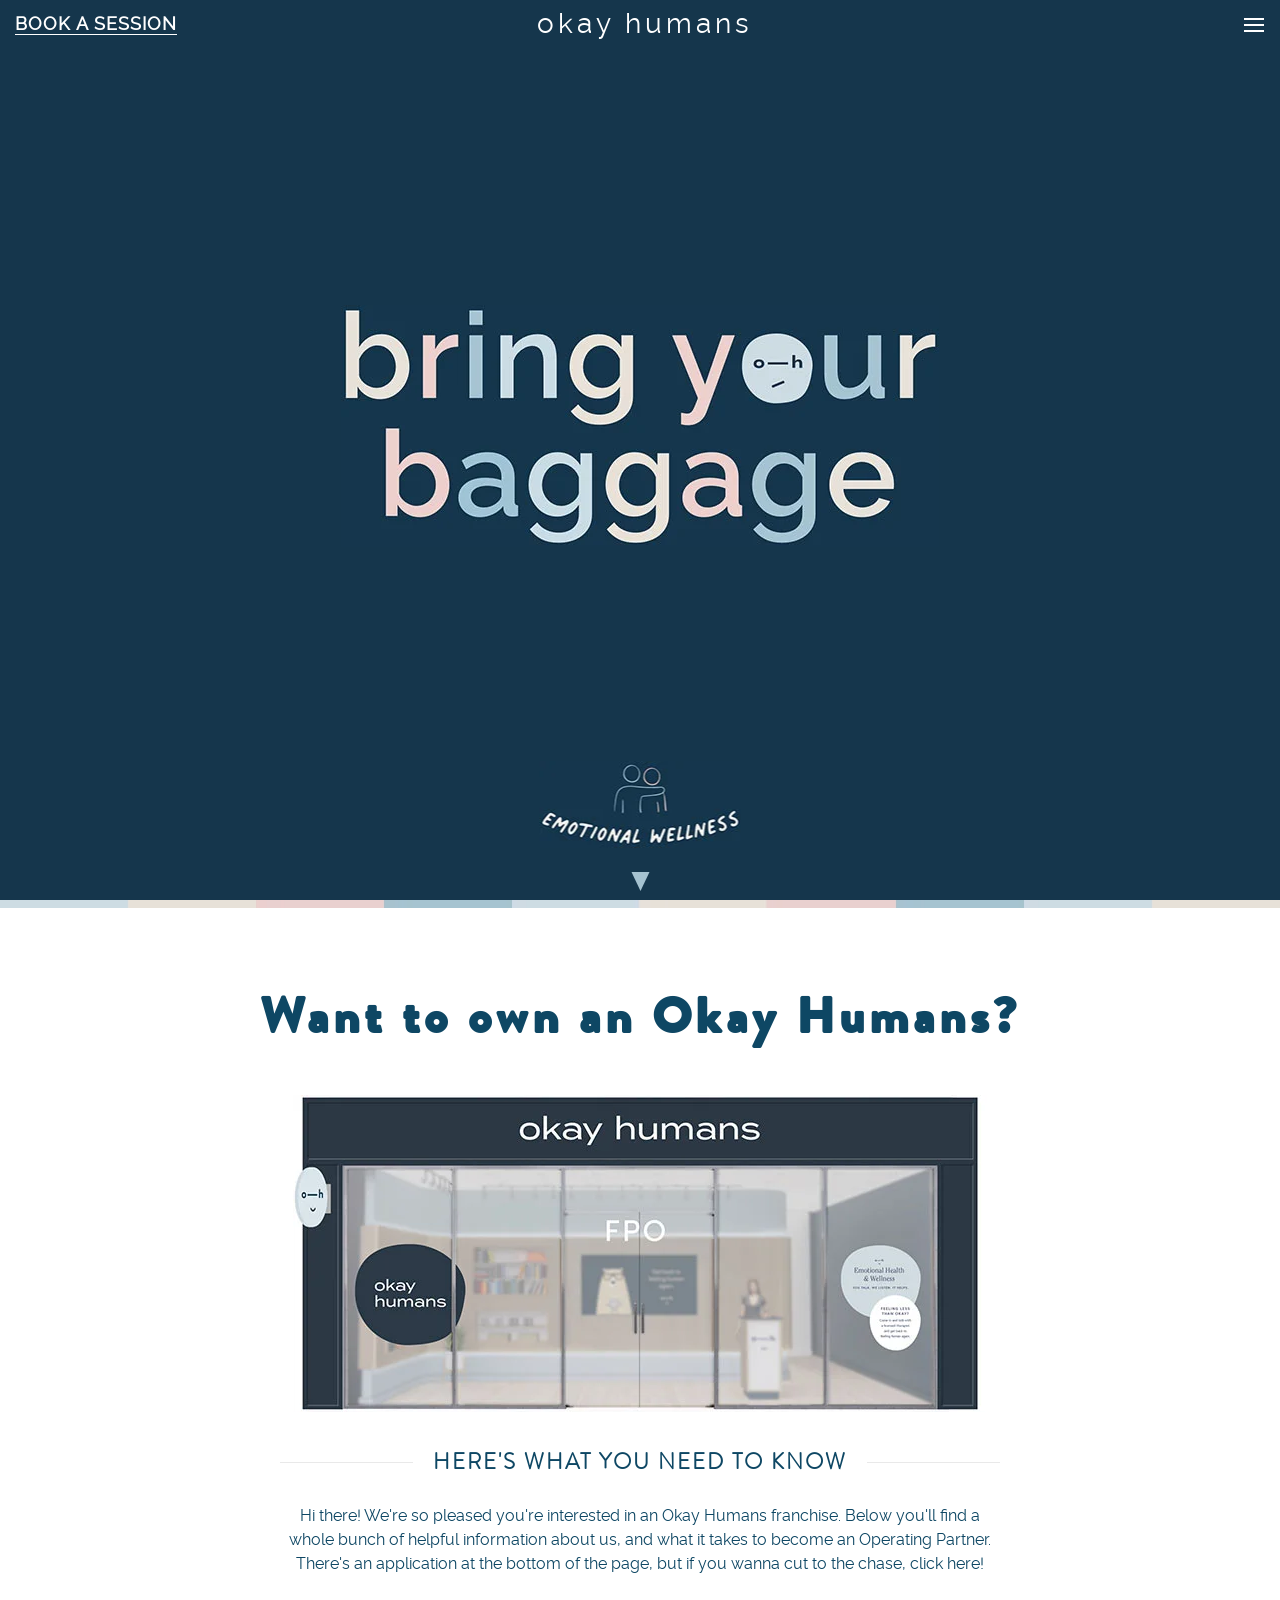
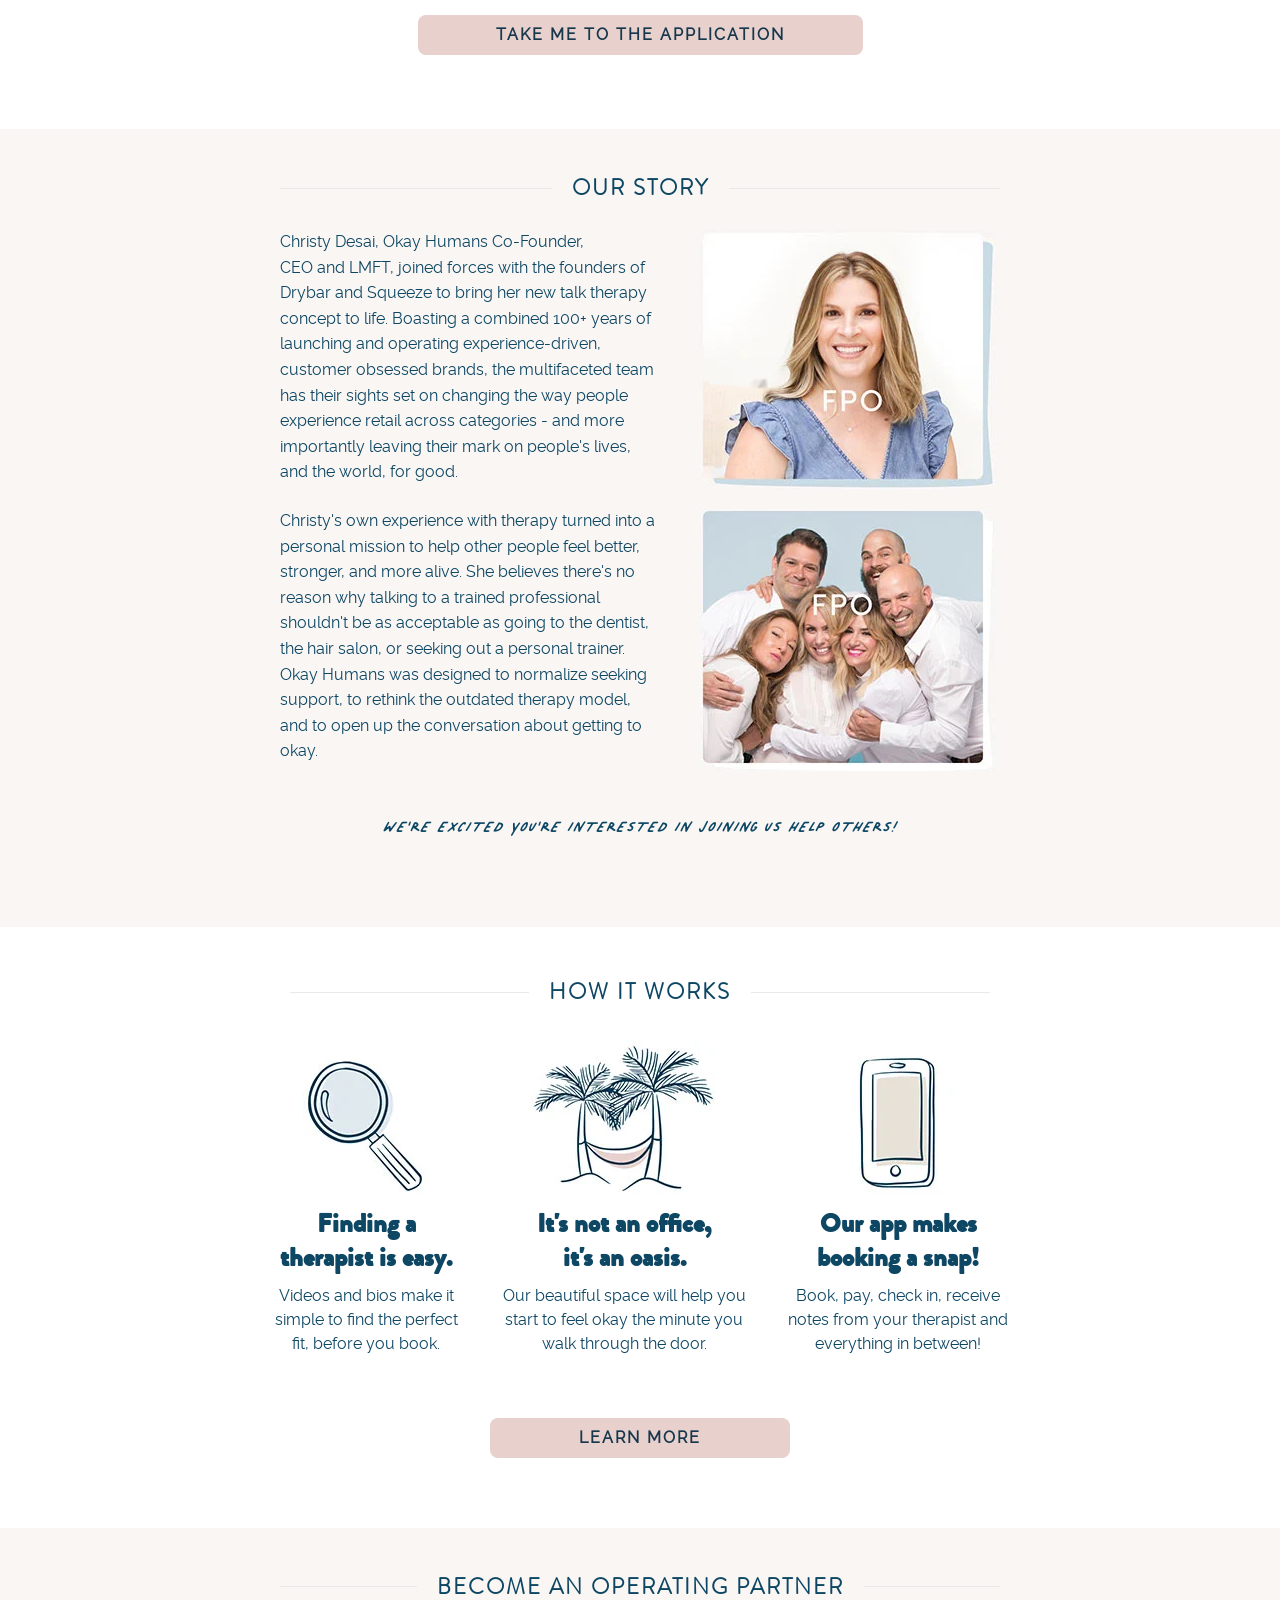
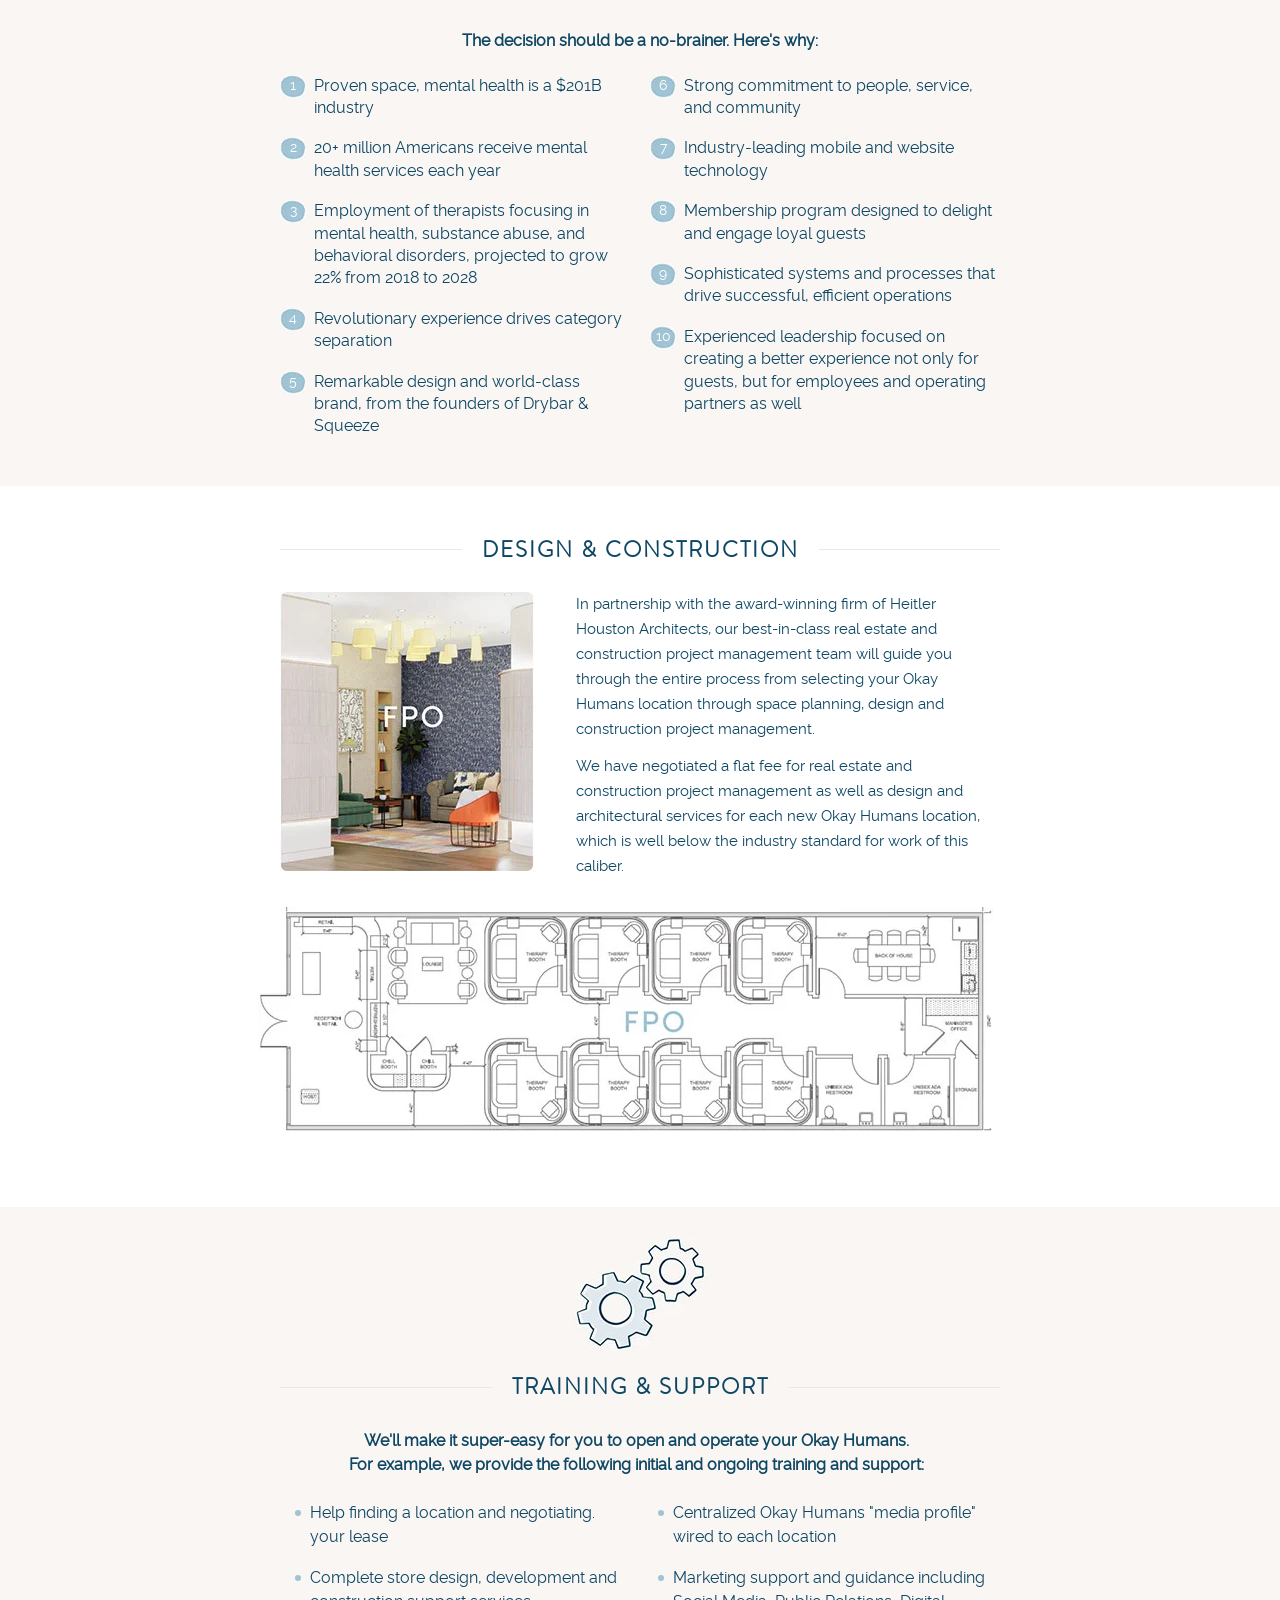
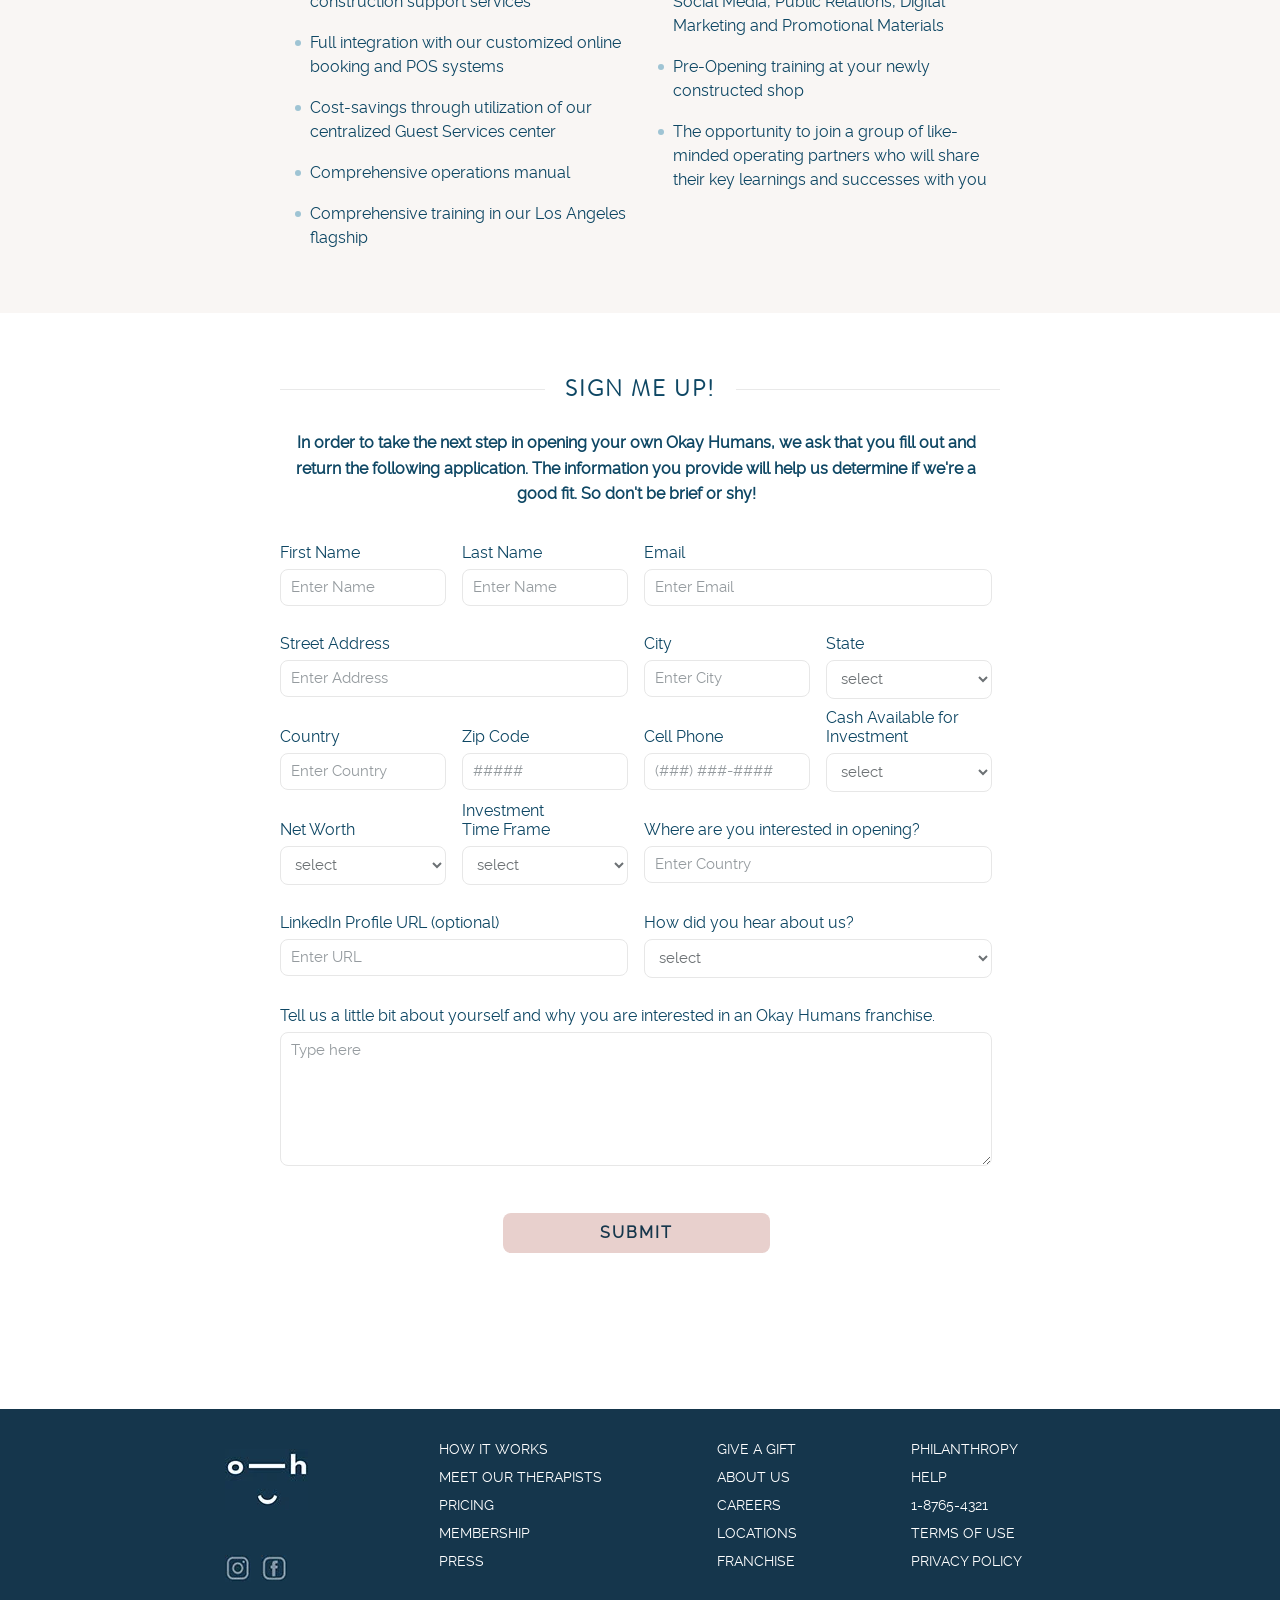
<file: index.html>
<!DOCTYPE html>
<html lang="en">

<head>
    <meta charset="UTF-8">
    <meta name="viewport" content="width=device-width, initial-scale=1.0">
    <title>Welcome to okay humans</title>
    <meta name="description"
        content="Hi there! We're so pleased you're interested in an Okay Humans franchise . BECOME AN OPERATING PARTNER, We'll make it super-easy for you to open and operate your Okay Humans.">
    <!-- Other head elements -->
    <link rel="stylesheet" href="assets/css/styles.css">
    <link rel="stylesheet" href="assets/fonts/stylesheet.css">
</head>

<body>
    <div class="wrapper">
        <header class="header">
            <div class="container">
                <strong class="logo"><a href="">Book a Session</a></strong>

                <div class="headerTitle">
                    okay humans
                </div>

                <button class="mbMenu" id="navigation-button" title="navigation button" aria-expanded="false"
                    aria-controls="navigation-menu"><span></span><span></span><span></span></button>

                <nav class="menu" id="navigation-menu" aria-hidden="true">
                    <button class="btnClose" aria-label="Close menu" tabindex="-1"><span>Close</span></button>
                    <ul>
                        <li><a href="#" aria-label="Home" tabindex="-1">Home</a></li>
                        <li><a href="#" aria-label="About Us" tabindex="-1">About Us</a></li>
                        <li><a href="#" aria-label="Services" tabindex="-1">Services</a></li>
                        <li><a href="#" aria-label="Contact Us" tabindex="-1">Contact Us</a></li>
                    </ul>
                </nav>
            </div>
        </header>
        <div class="mainContainer">

            <!-- Banner Section -->
            <div class="bannerSection">
                <div class="bannerContent">
                    <img src="assets/images/banner1.webp"
                    srcset="assets/images/banner1-large.webp 2x" width="" height="" alt="bring your baggage">
                </div>
                <a href="#wantOwnSection" class="bannerIcon scrollButton" aria-label="Page Scroll down Link">
                    <img src="assets/images/bannerIcon.webp"
                    srcset="assets/images/bannerIcon-large.webp 2x" width="" height="" alt="link to Scroll down the page">
                </a>
            </div>

            <!-- WantOwnSection Section -->
            <section class="sectionWrapper wantOwnSection" id="wantOwnSection">
                <div class="sectionContainer">
                    <h2 class="sectionTitle">Want to own an Okay Humans?</h2>
                    <div class="sectionContent">
                        <div class="imgWrapper">
                            <img src="assets/images/wantsImg.webp"
                            srcset="assets/images/wantsImg-large.webp 2x" width="" height="" alt="Want to own an Okay Humans?">
                        </div>
                        <h3 class="line-through"><span>HERE'S WHAT YOU NEED TO KNOW</span></h3>
                        <p>Hi there! We're so pleased you're interested in an Okay Humans franchise. Below you'll find a
                            whole bunch of helpful information about us, and what it takes to become an Operating
                            Partner.
                            There's an application at the bottom of the page, but if you wanna cut to the chase, click
                            here!
                        </p>

                        <a href="#" class="button" aria-label="TAKE ME TO THE APPLICATION">
                            TAKE ME TO THE APPLICATION
                        </a>
                    </div>
                </div>
            </section>

            <section class="sectionWrapper storySection OffWhiteBG">
                <div class="sectionContainer">
                    <h2 class="sectionTitle line-through"><span>OUR STORY</span></h2>
                    <div class="sectionContent">
                        <div class="storyItem">
                            <div class="itemContent">
                                <p>Christy Desai, Okay Humans Co-Founder, <br>
                                    CEO and LMFT, joined forces with the founders of Drybar and Squeeze to bring her new
                                    talk therapy concept to life. Boasting a combined 100+ years of launching and
                                    operating
                                    experience-driven, customer obsessed brands, the multifaceted team has their sights
                                    set
                                    on changing the way people experience retail across categories - and more
                                    importantly
                                    leaving their mark on people's lives, and the world, for good.</p>
                            </div>
                            <div class="itemImg">
                                <img src="assets/images/storyImg1.webp"
                                srcset="assets/images/storyImg1-large.webp 2x" width="" height="" alt="Christy Desai, Okay Humans Co-Founder">
                            </div>
                        </div>
                        <div class="storyItem">
                            <div class="itemContent">
                                <p>Christy's own experience with therapy turned into a personal mission to help other
                                    people feel better, stronger, and more alive. She believes there's no reason why
                                    talking
                                    to a trained professional shouldn't be as acceptable as going to the dentist, the
                                    hair
                                    salon, or seeking out a personal trainer. Okay Humans was designed to normalize
                                    seeking
                                    support, to rethink the outdated therapy model, and to open up the conversation
                                    about
                                    getting to okay.</p>
                            </div>
                            <div class="itemImg">
                                <img src="assets/images/storyImg2.webp"
                                srcset="assets/images/storyImg2-large.webp 2x" width="" height="" alt="mission to help other
                                people">
                            </div>
                        </div>

                        <div class="bottomLine">
                            <em>WE'RE EXCITED YOU'RE INTERESTED IN JOINING US HELP OTHERS!</em>
                        </div>
                    </div>
                </div>
            </section>


            <section class="sectionWrapper howItWorksSection">
                <div class="sectionContainer w-800">
                    <h2 class="sectionTitle line-through"><span>HOW IT WORKS</span></h2>
                    <div class="sectionContent">
                        <div class="itemsContainer">
                            <div class="worksItem">
                                <div class="imgWrapper">
                                    <img src="assets/images/therapistImg.webp"
                                    srcset="assets/images/therapistImg-large.webp 2x" width="" height="" alt="Finding a therapist">
                                </div>
                                <h3>Finding a <br>therapist is easy.</h3>
                                <p>Videos and bios make it simple to find the perfect fit, before you book.</p>
                            </div>
                            <div class="worksItem">
                                <div class="imgWrapper">
                                    <img src="assets/images/oasisImg.webp"
                                    srcset="assets/images/oasisImg-large.webp 2x" width="" height="" alt="it's an oasis">
                                </div>
                                <h3>It's not an office, <br>it's an oasis.</h3>
                                <p>Our beautiful space will help you start to feel okay the minute you walk through the
                                    door.</p>
                            </div>
                            <div class="worksItem">
                                <div class="imgWrapper">
                                    <img src="assets/images/snapImg.webp"
                                    srcset="assets/images/snapImg-large.webp 2x" width="" height="" alt="booking a snap">
                                </div>
                                <h3>Our app makes <br>booking a snap!</h3>
                                <p>Book, pay, check in, receive notes from your therapist and everything in between!</p>
                            </div>
                        </div>

                        <div class="alginCenter">
                            <a href="#" class="button" aria-label="LEARN MORE about HOW IT WORKS">
                                LEARN MORE
                            </a>
                        </div>
                    </div>
                </div>
            </section>


            <section class="sectionWrapper partnerSection OffWhiteBG">
                <div class="sectionContainer">
                    <h2 class="sectionTitle line-through"><span>BECOME AN OPERATING PARTNER</span></h2>
                    <div class="sectionContent">
                        <div class="subTitle">The decision should be a no-brainer. Here's why:</div>
                        <div class="worksListWrapper">
                            <ul class="worksList">
                                <li><span class="listStyle">1</span> Proven space, mental health is a $201B industry
                                </li>
                                <li><span class="listStyle">2</span> 20+ million Americans receive mental health
                                    services each year</li>
                                <li><span class="listStyle">3</span> Employment of therapists focusing in mental health,
                                    substance abuse, and behavioral
                                    disorders, projected to grow 22% from 2018 to 2028</li>
                                <li><span class="listStyle">4</span> Revolutionary experience drives category separation
                                </li>
                                <li><span class="listStyle">5</span> Remarkable design and world-class brand, from the
                                    founders of Drybar & Squeeze</li>
                            </ul>
                            <ul class="worksList">
                                <li><span class="listStyle">6</span>Strong commitment to people, service, and community
                                </li>
                                <li><span class="listStyle">7</span>Industry-leading mobile and website technology</li>
                                <li><span class="listStyle">8</span>Membership program designed to delight and engage
                                    loyal guests</li>
                                <li><span class="listStyle">9</span>Sophisticated systems and processes that drive
                                    successful, efficient operations</li>
                                <li><span class="listStyle">10</span>Experienced leadership focused on creating a better
                                    experience not only for guests,
                                    but for employees and operating partners as well</li>
                            </ul>
                        </div>
                    </div>
                </div>
            </section>

            <section class="sectionWrapper designsSection">
                <div class="sectionContainer">
                    <h2 class="sectionTitle line-through"><span>DESIGN & CONSTRUCTION</span></h2>
                    <div class="sectionContent">
                        <div class="twoCols">
                            <div class="imgWrapper">
                                <img src="assets/images/designImg.webp"
                                srcset="assets/images/designImg-large.webp 2x" width="" height="" alt="DESIGN & CONSTRUCTION">
                            </div>
                            <div class="contentWrapper">
                                <p>In partnership with the award-winning firm of Heitler Houston Architects, our
                                    best-in-class real estate and construction project management team will guide you
                                    through the entire process from selecting your Okay Humans location through space
                                    planning, design and construction project management. </p>
                                <p>
                                    We have negotiated a flat fee for real estate and construction project management as
                                    well as design and architectural
                                    services for each new Okay Humans location, which is well below the industry
                                    standard for work of this caliber.</p>
                            </div>
                        </div>
                        <div class="imgMap">
                            <img src="assets/images/designImg2.webp"
                            srcset="assets/images/designImg-large.webp 2x" width="" height="" alt="DESIGN & CONSTRUCTION Map">
                        </div>
                    </div>
                </div>
            </section>

            <section class="sectionWrapper trainingSection OffWhiteBG">
                <div class="sectionContainer">
                    <div class="trainningImg">
                        <img src="assets/images/trainningImg.webp"
                        srcset="assets/images/trainningImg-large.webp 2x" width="" height="" alt="TRAINING & SUPPORT">
                    </div>
                    <h2 class="sectionTitle line-through line-through"><span>TRAINING & SUPPORT</span></h2>
                    <div class="sectionContent">
                        <div class="subTitle">We'll make it super-easy for you to open and operate your Okay Humans.<br>
                            For example, we provide the following initial and ongoing training and support:</div>
                        <div class="trainingListWrapper">
                            <ul class="trainingList">
                                <li>Help finding a location and negotiating. your lease</li>
                                <li>Complete store design, development and construction support services</li>
                                <li>Full integration with our customized online booking and POS systems</li>
                                <li>Cost-savings through utilization of our centralized Guest Services center</li>
                                <li>Comprehensive operations manual</li>
                                <li>Comprehensive training in our Los Angeles flagship</li>
                            </ul>
                            <ul class="trainingList">
                                <li>Centralized Okay Humans "media profile" wired to each location</li>
                                <li>Marketing support and guidance including Social Media, Public Relations, Digital
                                    Marketing and Promotional Materials</li>
                                <li>Pre-Opening training at your newly constructed shop</li>
                                <li>The opportunity to join a group of like-minded operating partners who will share
                                    their key learnings and successes with you</li>
                            </ul>
                        </div>
                    </div>
                </div>
            </section>

            <section class="sectionWrapper signUpSection">
                <div class="sectionContainer">
                    <h2 class="sectionTitle line-through"><span>SIGN ME UP!</span></h2>

                    <div class="sectionContent">
                        <div class="subTitle">
                            <p>In order to take the next step in opening your own Okay Humans, we ask that
                                you fill out and return the following application. The information you provide will help
                                us
                                determine if we're a good fit. So don't be brief or shy!</p>
                        </div>

                        <div class="formWrapper">
                            <div class="formRow">
                                <div class="formColl twoColl">
                                    <div class="innerColl">
                                        <label for="first-name">First Name</label>
                                        <input id="first-name" type="text" placeholder="Enter Name">
                                    </div>
                                    <div class="innerColl">
                                        <label for="last-name">Last Name</label>
                                        <input id="last-name" type="text" placeholder="Enter Name">
                                    </div>
                                </div>

                                <div class="formColl">
                                    <label for="email">Email</label>
                                    <input id="email" type="email" placeholder="Enter Email">
                                </div>
                            </div>

                            <div class="formRow">
                                <div class="formColl">
                                    <label for="address">Street Address</label>
                                    <input id="address" type="text" placeholder="Enter Address">
                                </div>

                                <div class="formColl twoColl">
                                    <div class="innerColl">
                                        <label for="city">City</label>
                                        <input id="city" type="text" placeholder="Enter City">
                                    </div>
                                    <div class="innerColl">
                                        <label for="state">State</label>
                                        <select name="state" id="state">
                                            <option value="">select</option>
                                            <option value="">select 1</option>
                                            <option value="">select 2</option>
                                            <option value="">select 3</option>
                                        </select>
                                    </div>
                                </div>
                            </div>

                            <div class="formRow">
                                <div class="formColl twoColl">
                                    <div class="innerColl">
                                        <label for="country">Country</label>
                                        <input id="country" type="text" placeholder="Enter Country">
                                    </div>
                                    <div class="innerColl">
                                        <label for="zip">Zip Code</label>
                                        <input id="zip" type="text" placeholder="#####">
                                    </div>
                                </div>

                                <div class="formColl twoColl">
                                    <div class="innerColl">
                                        <label for="phone">Cell Phone</label>
                                        <input id="phone" type="text" placeholder="(###) ###-####">
                                    </div>
                                    <div class="innerColl">
                                        <label for="cash-investment">Cash Available for Investment</label>
                                        <select name="cash-investment" id="cash-investment">
                                            <option value="">select</option>
                                            <option value="">select 1</option>
                                            <option value="">select 2</option>
                                            <option value="">select 3</option>
                                        </select>
                                    </div>
                                </div>
                            </div>

                            <div class="formRow">
                                <div class="formColl twoColl">
                                    <div class="innerColl">
                                        <label for="net-worth">Net Worth</label>
                                        <select name="net-worth" id="net-worth">
                                            <option value="">select</option>
                                            <option value="">select 1</option>
                                            <option value="">select 2</option>
                                            <option value="">select 3</option>
                                        </select>
                                    </div>
                                    <div class="innerColl">
                                        <label for="investment-time">Investment <br>Time Frame</label>
                                        <select name="investment-time" id="investment-time">
                                            <option value="">select</option>
                                            <option value="">select 1</option>
                                            <option value="">select 2</option>
                                            <option value="">select 3</option>
                                        </select>
                                    </div>
                                </div>

                                <div class="formColl">
                                    <div>
                                        <label for="interestedCountry">Where are you interested in opening?</label>
                                        <input id="interestedCountry" type="text" placeholder="Enter Country">
                                    </div>
                                </div>
                            </div>

                            <div class="formRow">
                                <div class="formColl">
                                    <div>
                                        <label for="linkedIn">LinkedIn Profile URL (optional)</label>
                                        <input id="linkedIn" type="text" placeholder="Enter URL">
                                    </div>
                                </div>
                                <div class="formColl">
                                    <label for="how-you-know">How did you hear about us?</label>
                                    <select name="how-you-know" id="how-you-know">
                                        <option value="">select</option>
                                        <option value="">select 1</option>
                                        <option value="">select 2</option>
                                        <option value="">select 3</option>
                                    </select>
                                </div>
                            </div>

                            <div class="formRow">
                                <div class="formColl">
                                    <div>
                                        <label for="about-you">Tell us a little bit about yourself and why you are
                                            interested in
                                            an Okay Humans franchise.</label>
                                        <textarea name="about-you" id="about-you" placeholder="Type here"></textarea>
                                    </div>
                                </div>
                            </div>

                            <div class="formRow buttonWrapper">
                                <button class="button">
                                    Submit
                                </button>
                            </div>

                        </div>
                    </div>
                </div>
            </section>

        </div>

        <footer class="footerMain">
            <div class="container">
                <div class="footerCol">
                    <div class="logoImgWrapper">
                        <img src="assets/images/footerLogo.webp"
                        srcset="assets/images/footerLogo-large.webp 2x" width="" height="" alt="Footer Logo">
                    </div>
                    <div class="socilLinks">
                        <a href="" aria-label="Instagram Link">
                            <img src="assets/images/instaImg.webp"
                            srcset="assets/images/instaImg-large.webp 2x" width="" height="" alt="Instagram Link">
                        </a>
                        <a href="" aria-label="Facebook Link">
                            <img src="assets/images/facebookImg.webp"
                            srcset="assets/images/facebookImg-large.webp 2x" width="" height="" alt="Facebook Link">
                        </a>
                    </div>
                </div>
                <div class="footerCol">
                    <ul>
                        <li><a href="" aria-label=">HOW IT WORKS">HOW IT WORKS</a></li>
                        <li><a href="" aria-label=">MEET OUR THERAPISTS ">MEET OUR THERAPISTS </a></li>
                        <li><a href="" aria-label=">PRICING">PRICING</a></li>
                        <li><a href="" aria-label=">MEMBERSHIP">MEMBERSHIP</a></li>
                        <li><a href="" aria-label=">PRESS">PRESS</a></li>
                    </ul>
                </div>
                <div class="footerCol">
                    <ul>
                        <li><a href="" aria-label=">GIVE A GIFT">GIVE A GIFT</a></li>
                        <li><a href="" aria-label="ABOUT US">ABOUT US</a></li>
                        <li><a href="" aria-label="CAREERS">CAREERS</a></li>
                        <li><a href="" aria-label="LOCATIONS">LOCATIONS</a></li>
                        <li><a href="" aria-label="FRANCHISE">FRANCHISE</a></li>
                    </ul>
                </div>
                <div class="footerCol">
                    <ul>
                        <li><a href="" aria-label="PHILANTHROPY">PHILANTHROPY</a></li>
                        <li><a href="" aria-label="HELP">HELP</a></li>
                        <li><a href="" aria-label="1-8765-4321">1-8765-4321</a></li>
                        <li><a href="" aria-label="TERMS OF USE">TERMS OF USE</a></li>
                        <li><a href="" aria-label="PRIVACY POLICY">PRIVACY POLICY</a></li>
                    </ul>
                </div>
            </div>
        </footer>
    </div>

    <script src="https://code.jquery.com/jquery-3.6.0.min.js"></script>
    <script src="assets/js/main.js"></script>
</body>

</html>
</file>
<file: assets/css/styles.css>
/* reset */
html {
    font-size: 6.25%;
}

* {
    margin: 0;
    padding: 0;
    box-sizing: border-box;
}

li {
    list-style: none;
}

img {
    max-width: 100%;
    display: inline-block;
}

a {
    text-decoration: none;
    color: #003b5a;
}

/* global Classes */

.alginCenter {
    text-align: center;
}

.line-through {
    position: relative;
}

.line-through span {
    position: relative;
    background-color: white;
    display: inline-block;
    padding: 0 20px;
}

.line-through::before {
    content: "";
    background-color: #e9e9e9;
    position: absolute;
    top: 50%;
    left: 0;
    width: 100%;
    height: 1px;
}

button {
    background: none;
    border: 0 none;
    cursor: pointer;
}

.button {
    cursor: pointer;
    background-color: #e8d0cd;
    font-family: 'ralewayregular';
    color: #16374c;
    font-weight: bold;
    font-size: 16px;
    line-height: 1;
    letter-spacing: 2rem;
    padding: 12rem 30rem;
    border-radius: 8rem;
    display: inline-block;
    text-align: center;
    text-transform: uppercase;
    transition: all 0.5s ease;
}

.button:hover {
    background-color: #15364c;
    color: white;
}

body {
    font: 500 16rem/1.5 'ralewayregular';
    color: #0e4764;
}

/* default section structure start */

.sectionWrapper{padding: 48px 0 70px;}
.sectionWrapper .sectionContainer{padding: 0 30px; max-width:780px; margin: 0 auto;}
.sectionWrapper .sectionContainer.w-800{max-width: 800px; }

.sectionWrapper.OffWhiteBG{background-color:#f9f6f4}
.sectionWrapper.OffWhiteBG .sectionTitle span{background-color:#f9f6f4}
.sectionWrapper .sectionTitle{
    text-align: center;
    font-size: 22rem;
    letter-spacing: 2px;
    font-family: 'brandon_grotesquelight';
    margin-bottom: 26rem;
}
.sectionWrapper .sectionTitle span{background-color: white}

.sectionWrapper .sectionTitle span{background-color: white}


/* default section structure end */

.wrapper {
    overflow: hidden;
}

.container {
    max-width:1300px; padding: 0 15px;
    margin: 0 auto;
}

/* header start */

.header {
    color: white;
    padding: 8px 0;
    position: fixed;
    transition: padding 0.5s ease;
    left: 0;
    top: -1px;
    width: 100%;
    z-index: 9;
    background: #15364c;
}

.header .container {
    display: flex;
    align-items: center;
}

.header .logo a {
    color: white;
    font-size: 18px;
    border-bottom: solid 1px white;
    text-decoration: none;
    display: block;
    line-height: 1;
    letter-spacing: 1px;
    text-transform: uppercase;
}

.header .headerTitle {
    display: flex;
    flex: 1;
    color: white;
    justify-content: center;
    font-size: 28rem;
    line-height: 1;
    letter-spacing: 4px;
    
}

.mbMenu {
    border: solid 1px #15364c;
    border-radius: 3px;
    padding: 8px 0;
    width: 22px;
    height: 36px;
}

.mbMenu span {
    display: block;
    height: 2px;
    background-color: white;
}

.mbMenu span:nth-child(2) {
    margin: 4px 0;
}

.menu {
    position: fixed;
    width: 100%;
    height: 100%;
    top: 0;
    left: -100%;
    transition: left 0.2s ease;
    background-color: #f9f6f4;
}

.menu.active {
    left: 0;
}

.menu ul {
    display: block;
    padding: 60rem;
    margin-right: 0;
    width: 100%
}

.menu ul li {
    font-size: 28rem;
    margin-bottom: 10rem;
    font-family: 'brandon_grotesqueblack';
    text-transform: uppercase;
}

.btnClose {
    border: 0;
    background-color: #e8d0cd;
    border-radius: 6px;
    padding: 6px 12px;
    position: absolute;
    font-size: 14px;
    right: 14px;
    top: 14px
}

.btnClose:hover {
    background-color: #16374c;
    color: #ffffff;
}

/* header close */

/* banner start */
.bannerSection {
    background-color: #15364c;
    min-height: 100vh;
    padding-bottom: 41rem;
    display: flex;
    align-items: center;
    justify-content: center;
    position: relative;
}

.bannerSection::after {
    content: "";
    position: absolute;
    height: 8rem;
    width: 100%;
    left: 0;
    bottom: -8rem;
    background: url(../images/banner-bottomline.webp) left top repeat-y;
    background-size: 100%;
}

.bannerSection .bannerContent{padding: 0 20px;}

.bannerSection .bannerIcon {
    position: absolute;
    bottom: 0;
    left: 50%;
    transform: translateX(-50%);
    padding-bottom: 45rem;
}

.bannerSection .bannerIcon::after {
    content: "";
    position: absolute;
    height: 0;
    width: 0;
    left: 50%;
    transform: translateX(-50%);
    bottom: -10px;
    border-style: solid;
    border-width: 19rem 9rem;
    border-color: transparent;
    border-top-color: #a5c2d0;
    animation: jumpInfinite 1.5s infinite;
}

@keyframes jumpInfinite {
    0% {
      margin-bottom: 20px;
    }
    50% {
      margin-bottom: 0;
    }
    100% {
      margin-bottom: 20px;
    }
  }

/* banner end */

/* wantOwnSection start */
.wantOwnSection {
    padding: 80px 0 74px;
}

.wantOwnSection .sectionTitle {
    font-size: 50rem;
    letter-spacing: 5px;
    font-family: 'brandon_grotesqueblack';
    margin-bottom: 42rem;
    line-height: 1.2;
}

.wantOwnSection .sectionContent {
    text-align: center;
}

.wantOwnSection .imgWrapper {
    margin-bottom: 26px;
}

.wantOwnSection h3 {
    position: relative;
    font-size: 22rem;
    letter-spacing: 2px;
    font-family: 'brandon_grotesquelight';
    margin-bottom: 26rem;
}

.wantOwnSection p {
    margin-bottom: 39rem;
}

.wantOwnSection .button {
    width: 100%;
    max-width: 445px;
}

/* wantOwnSection end */

/* storySection start */
.storySection {
    padding: 42px 0 78px;
    text-align: center;
}

.storyItem .itemContent {
    line-height: 1.6;
    margin-bottom: 20rem;
}

.storyItem .itemImg {
    width: 300rem;
    margin: 0 auto 40rem;;
}

.storySection .bottomLine {
    text-align: center;
    padding-top: 13rem;
    font-family: 'palmer_lake_printregular';
    font-size: 30rem;
    letter-spacing: 1rem;
    line-height: 1;
}

/* storySection end */

/* howItWorksSection start */
.howItWorksSection {
    padding: 48px 0 70px;
    text-align: center;
}

.howItWorksSection .itemsContainer{ max-width: 320px; margin: 0 auto;}

.howItWorksSection .sectionTitle {
    margin:0 20px 32rem;
}

.howItWorksSection .sectionContent {
    max-width: 800px;
}

.howItWorksSection .worksItem {
    margin-bottom: 20rem;
}

.howItWorksSection .imgWrapper {
    margin-bottom: 5rem;
}

.howItWorksSection h3 {
    font-family: 'brandon_grotesqueblack';
    font-size: 26rem;
    line-height: 1.3;
    margin-bottom: 8rem;
}

.howItWorksSection .button {
    width: 100%;
    max-width: 300px;
}

/* howItWorksSection end */

/* partnerSection start */
.partnerSection {
    padding: 42px 0 30px;
}

.subTitle {
    font-weight: bold;
    text-align: center;
    margin-bottom: 22rem;
}

.worksList li {
    margin-bottom: 18rem;
    line-height: 1.4;
    padding-left: 34rem;
    position: relative;
}

.worksList li .listStyle {
    position: absolute;
    left: 0;
    top: 0;
    width: 26px;
    height: 23px;
    line-height: 23px;
    background: url(../images/listStyle.webp) no-repeat;
    display: flex;
    align-items: center;
    justify-content: center;
    color: white;
    font-size: 14rem;
}

/* partnerSection end */

/* designsSection start */
.designsSection {
    padding: 47px 0 66px;
}

.designsSection .sectionTitle span {
    background-color: white;
}

.designsSection .imgWrapper {
    max-width: 254rem;
    margin: 0 auto 20rem;
}

.designsSection .contentWrapper {
    flex: 1;
    text-align: center;
    padding: 0 50rem;
}

.designsSection .contentWrapper p {
    font-size: 15rem;
    line-height: 1.67;
    margin-bottom: 12rem;
}

.designsSection .imgMap {
    margin-left: -22rem;
    width: calc(100% + 22rem);
}

/* designsSection end */

/* trainingSection start */
.trainingSection {
    padding: 30px 0 46px;
}

.trainningImg {
    text-align: center;
    margin-bottom: 12rem;
}

.trainingSection .sectionContent {
    max-width: 712px;
}

.trainingList {
    width: 100%;
}

.trainingList li {
    padding-left: 30rem;
    position: relative;
    margin-bottom: 17rem;
}

.trainingList li::before {
    content: "";
    position: absolute;
    width: 6px;
    height: 6px;
    border-radius: 50%;
    background-color: #9fc4d4;
    left: 15rem;
    top: 9rem;
}

/* trainingSection end */

/* signUpSection start */
.signUpSection {
    padding: 59px 0 100px;
}

.trainningImg {
    text-align: center;
    margin-bottom: 12rem;
}

.signUpSection .sectionContent {
    max-width: 712px;
}

.signUpSection .subTitle {
    line-height: 1.6;
    margin-bottom: 7rem;
}

.formRow>.formColl.twoColl {
    display: flex;
    gap: 16rem;
}

.formRow>.formColl.twoColl>.innerColl {
    flex: 1;
}

.formRow label {
    display: flex;
    min-height: 48px;
    line-height: 1.2;
    align-items: flex-end;
    font-size: 16rem;
    margin-bottom: 6rem;
}

.formRow input,
.formRow select,
.formRow textarea {
    width: 100%;
    border: solid 1px #e7e7e7;
    border-radius: 8rem;
    font-size: 15rem;
    padding: 10rem;
    background-color: transparent;
    color: #6c7174;
    font-family: 'ralewayregular';
}

::placeholder {
    color: #959b9f;
    opacity: 1;
    /* Firefox */
}

::-ms-input-placeholder {
    /* Edge 12-18 */
    color: #959b9f;
}

.formRow input:focus,
.formRow select:focus,
textarea:focus {
    border-color: #bbbbbb;
    outline: none;
}

.formRow textarea {
    min-height: 134px;
}

.formRow.buttonWrapper {
    padding-top: 40px;
    justify-content: center;
}

.formRow.buttonWrapper .button {
    width: 100%;
    max-width: 267rem;
}

/* signUpSection end */

/* footer start */
.footerMain {
    background-color: #15364c;
    padding: 30px 0;
}

.footerMain .container {
    display: flex;
    max-width: 860px;
    justify-content: space-between;
    padding-right: 48rem;
    flex-wrap: wrap;
}

.footerMain .footerCol {
    max-width: 33%;
    color: white;
}

.footerMain .footerCol:first-child {
    max-width: 100%;
    width: 100%;
    display: flex;
}

.footerMain .footerCol li {
    margin-bottom: 4rem;
    color: white;}

.footerMain .footerCol a {
    color: white;
    font-size: 14rem;
    display: block;
    line-height: 1;
    padding: 4px 0 6px;
}

.footerMain .footerCol a:hover {
    text-decoration: underline;
}

.footerMain .logoImgWrapper {
    margin-top: 10rem;
    margin-bottom: 34rem;
    flex: 1;
}

.socilLinks {
    display: flex;
    gap: 10rem;
}

.socilLinks a{padding: 8px;}

/* footer end */

/* // Medium devices (tablets, 768px and up) */
@media (min-width: 768px) {
    .header .headerTitle{margin-right: 130px;}
    .wantOwnSection .sectionTitle {line-height: normal; margin-left: -30px; margin-right: -30px;}
        
    .storySection {
        text-align: left;
    }
    
    .storyItem {
        display: flex;
        gap: 40rem;
        margin-bottom: 13rem;
    }
    .storyItem .itemContent{margin-bottom: 0;
       flex: 1;
    }
    
    .storyItem .itemImg {
    margin: initial;
    }
    
    .storySection .bottomLine {line-height: inherit;}

    .howItWorksSection .itemsContainer {
        max-width: 100%;
        display: flex;
        gap: 40rem;
        margin-bottom: 42rem;
    }

    .worksListWrapper {
        display: flex;
        gap: 20px;
    }

    .worksList {
        width: 50%;
    }

    .designsSection .twoCols {
        display: flex;
        gap: 42rem;
        margin-bottom: 16rem;
    }

    .designsSection .imgWrapper {
        margin-bottom: 0;
    }
    
    .designsSection .contentWrapper {
        text-align: left;
        padding: 0 20rem 0 0;
    }

    .trainingListWrapper {
        display: flex;
        justify-content: space-between;
        padding-top: 2rem;
    }
    .trainingList {
        width: 49%;
    }

    .signUpSection {
        padding: 59px 0 156px;
    }

    .formRow {
        display: flex;
        gap: 16rem;
    }
    .formRow>.formColl {
        flex: 1;
    }

    .footerMain .footerCol {
        max-width: 25%;
    }
    
    .footerMain .footerCol:first-child {
        max-width: 100px;
        flex-direction: column;
    }

    .footerMain .logoImgWrapper{
        flex: none;
    }
    
}
</file>
<file: assets/fonts/stylesheet.css>
@font-face {
    font-family: 'ralewayregular';
    src: url('raleway-regular-webfont.woff2') format('woff2'),
         url('raleway-regular-webfont.woff') format('woff');
    font-weight: normal;
    font-style: normal;
}
@font-face {
    font-family: 'brandon_grotesquelight';
    src: url('brandon-grotesque-light-58a8a4b38001d-webfont.woff2') format('woff2'),
         url('brandon-grotesque-light-58a8a4b38001d-webfont.woff') format('woff');
    font-weight: normal;
    font-style: normal;
}
@font-face {
    font-family: 'brandon_grotesqueblack';
    src: url('brandon-grotesque-black-58a8a3e824392-webfont.woff2') format('woff2'),
         url('brandon-grotesque-black-58a8a3e824392-webfont.woff') format('woff');
    font-weight: normal;
    font-style: normal;
}
@font-face {
    font-family: 'palmer_lake_printregular';
    src: url('jen_wagner_co._-_palmer_lake_print_regular-webfont.woff2') format('woff2'),
         url('jen_wagner_co._-_palmer_lake_print_regular-webfont.woff') format('woff');
    font-weight: normal;
    font-style: normal;
}
</file>
